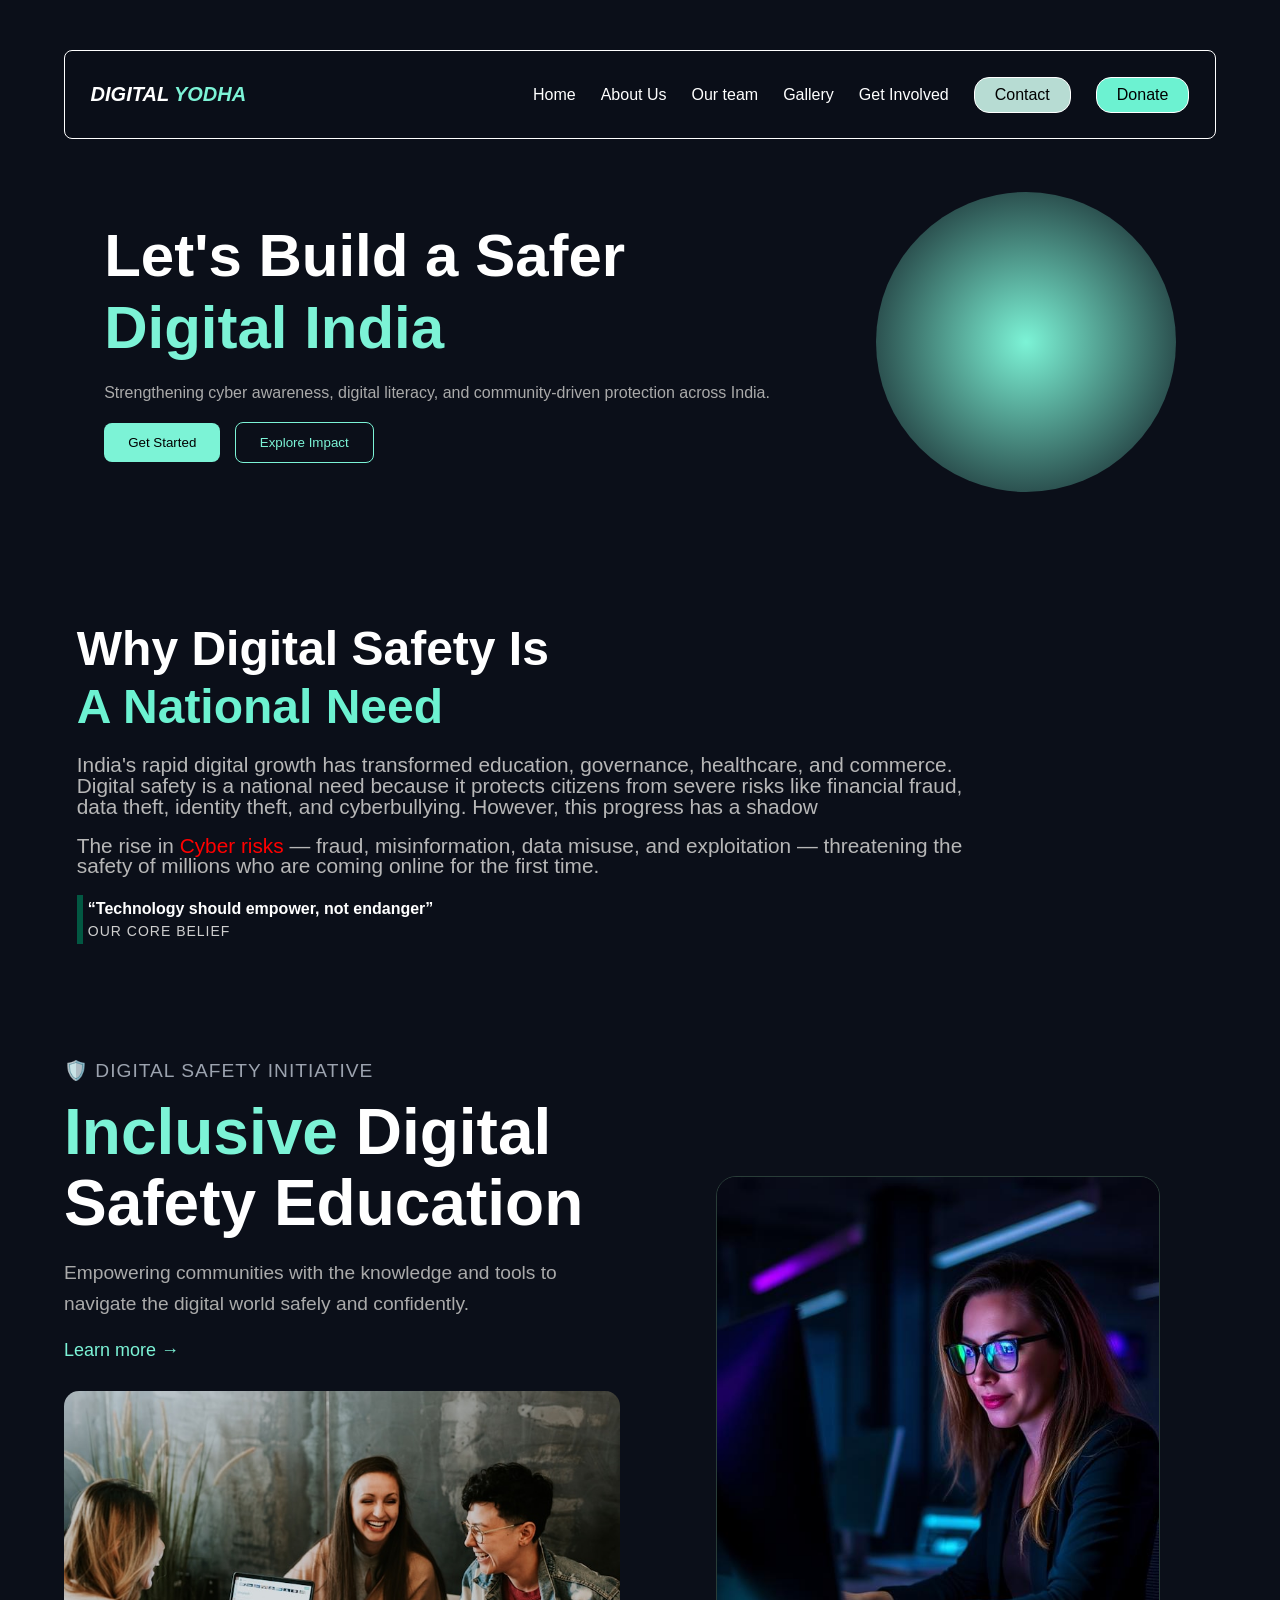
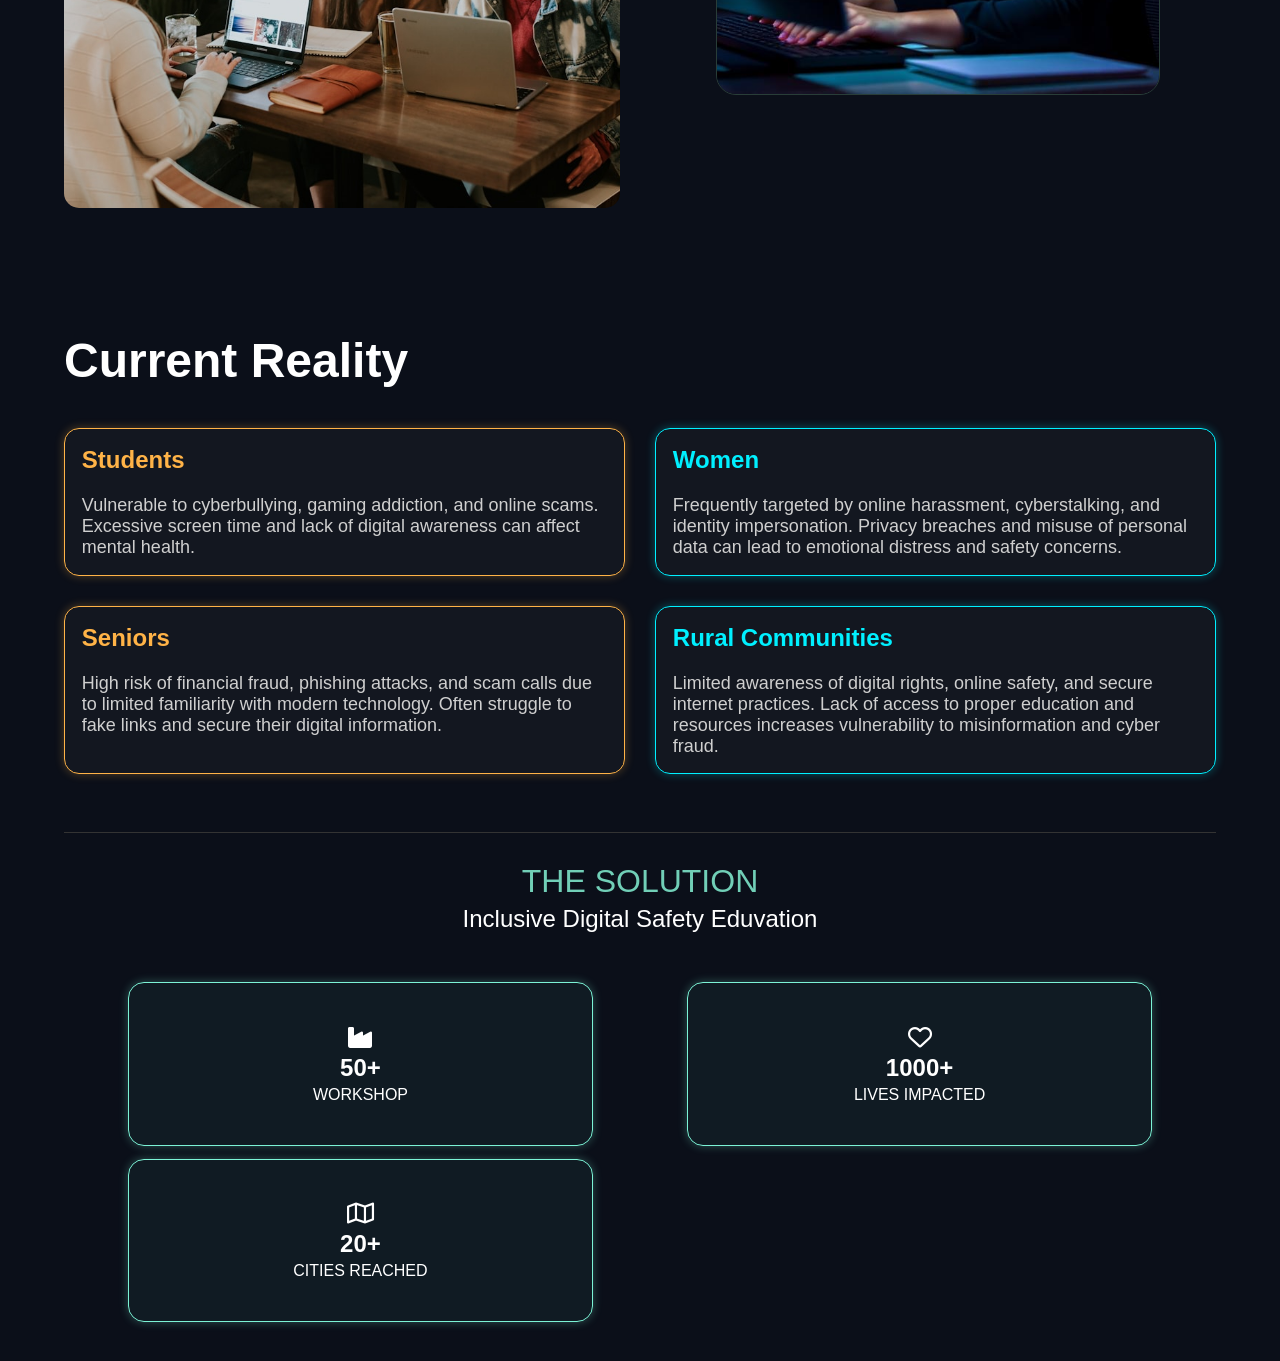
<file: index.html>
<!doctype html>
<html lang="en">
  <head>
    <meta charset="UTF-8" />
    <meta name="viewport" content="width=device-width, initial-scale=1.0" />
    <title>Digital-Yodha</title>
  <link rel="stylesheet" href="https://cdnjs.cloudflare.com/ajax/libs/font-awesome/6.5.0/css/all.min.css">
    <link rel="stylesheet" href="./HomeStyle.css" />
  </head>
  <body>
    <!-- 7cf3d6 -->

    <!------- NAVBAR ------------- -->
    <div class="nav-container">
      <header class="navbar">
        <div class="logo">DIGITAL <span>YODHA</span></div>

        <nav class="nav-links" id="navLinks">
          <a href="#">Home</a>
          <a href="#">About Us</a>
          <a href="#">Our team</a>
          <a href="#">Gallery</a>
          <a href="#">Get Involved</a>
          <a href="#" class="contact" id="contact-tag">Contact</a>
          <a href="#" class="contact" id="donate-tag">Donate</a>
        </nav>

        <div class="menu-toggle" id="menuToggle">☰</div>
      </header>
    </div>

    <!-- ========HERO-section------------- -->
    <section class="hero">
      <div class="hero-left">
        <h1>
          Let's Build a Safer <br />
          <span>Digital India</span>
        </h1>
        <p>
          Strengthening cyber awareness, digital literacy, and community-driven
          protection across India.
        </p>

        <div class="buttons">
          <button class="get-started-btn">Get Started</button>
          <button class="explore-impact-btn">Explore Impact</button>
        </div>
      </div>

      <div class="hero-right">
        <div class="circle"></div>
      </div>
    </section>

    <!-- ------------section-02---------------- -->
    <section class="digital-safety">
      <div class="safety-wrapper">
        <h2>
          Why Digital Safety Is <br />
          <span>A National Need</span>
        </h2>

        <p class="para">
          India's rapid digital growth has transformed education, governance,
          healthcare, and commerce. Digital safety is a national need because it
          protects citizens from severe risks like financial fraud, data theft,
          identity theft, and cyberbullying. However, this progress has a shadow
        </p>

        <p class="para">
          The rise in <span class="red">Cyber risks</span> — fraud,
          misinformation, data misuse, and exploitation — threatening the safety
          of millions who are coming online for the first time.
        </p>

        <div class="technology">
          <h4>“Technology should empower, not endanger”</h4>

          <p class="belief">OUR CORE BELIEF</p>
        </div>
      </div>
    </section>
    <!-- *********section-03 -->
    <section class="inclusive-section">
      <div class="inclusive-container">
        <!-- LEFT CONTENT -->
        <div class="inclusive-left">
          <p class="tag">🛡️ DIGITAL SAFETY INITIATIVE</p>

          <h1>
            <span>Inclusive</span> Digital <br />
            Safety Education
          </h1>

          <p class="desc">
            Empowering communities with the knowledge and tools to navigate the
            digital world safely and confidently.
          </p>

          <a href="#" class="learn-more"> Learn more → </a>

          <!-- BOTTOM IMAGE -->
          <div class="bottom-img">
            <img
              src="./assests/photo-1522202176988-66273c2fd55f.jpg"
              alt="kids learning"
            />
          </div>
        </div>

        <!-- RIGHT IMAGE -->
        <div class="inclusive-right">
          <img src="./assests/hero-woman.jpg" alt="girl working" />
        </div>
      </div>
    </section>

    <!-- ************section -04---------- -->

    <section class="cirrent-reality-container">
      <h1>Current Reality</h1>

      <div class="cirrent-reality-grid">
        <div class="cirrent-reality-card left">
          <h2>Students</h2>
          <p>
            Vulnerable to cyberbullying, gaming addiction, and online scams.
            Excessive screen time and lack of digital awareness can affect
            mental health.
          </p>
        </div>

        <div class="cirrent-reality-card right">
          <h2>Women</h2>
          <p>
            Frequently targeted by online harassment, cyberstalking, and
            identity impersonation. Privacy breaches and misuse of personal data
            can lead to emotional distress and safety concerns.
          </p>
        </div>

        <div class="cirrent-reality-card left">
          <h2>Seniors</h2>
          <p>
            High risk of financial fraud, phishing attacks, and scam calls due
            to limited familiarity with modern technology. Often struggle to
            fake links and secure their digital information.
          </p>
        </div>

        <div class="cirrent-reality-card right">
          <h2>Rural Communities</h2>
          <p>
            Limited awareness of digital rights, online safety, and secure
            internet practices. Lack of access to proper education and resources
            increases vulnerability to misinformation and cyber fraud.
          </p>
        </div>
      </div>
      <hr id="hr-line">
      <div class="inclusive">
        <p class="solution-para">THE SOLUTION</p>
        <p id="incluisve-para">Inclusive Digital Safety Eduvation </p>
      </div>
    </section>

    <!-- *********workspace section -->

    
     <div class="work-space-main">
    <div class="work-shop workshop work">
      <div class="workshop-logo">
        <i class="fa-solid fa-industry"></i>
      </div>
      <div class="workshop-content">
        <h2>50+</h2>
        <span>WORKSHOP</span>
      </div>
    </div>
    <div class="work-shop workshop work">
      <div class="workshop-logo">
        <i class="fa-regular fa-heart"></i>
      </div>
      <div class="workshop-content">
        <h2>1000+</h2>
        <span>LIVES IMPACTED</span>
      </div>
    </div>
    <div class="work-shop workshop work">
      <div class="workshop-logo">
        <i class="fa-regular fa-map"></i>
      </div>
      <div class="workshop-content">
        <h2>20+</h2>
        <span>CITIES REACHED</span>
      </div>
    </div>
  </div>

  <!-- *******recent initiative section -->
   <!-- <section class="initiatives">
  <div class="initiative-container">
    
    <div class="initiative-left">
      <h1>Recent Initiatives</h1>
      <p>Transforming lives through technology and education.</p>
    </div>

    <div class="recent-initiatives-grid">
      <div class="img img1">
        <img src="https://images.unsplash.com/photo-1522202176988-66273c2fd55f" alt="">
      </div>

      <div class="safe-campus-card">
        <h2>Safe Campus Initiative</h2>
        <p>
          Cyber safety workshops for schools and colleges focusing on online
          Cyber safety workshops for schools and colleges focusing on online
          Cyber safety workshops for schools and colleges focusing on online
          Cyber safety workshops for schools and colleges focusing on online
          Cyber safety workshops for schools and colleges focusing on online
          behavior, social media safety, and digital well-being.
        </p>
        <a href="#">Read More →</a>
      </div>


      <div class="img img2">
        <img src="https://images.unsplash.com/photo-1519389950473-47ba0277781c" alt="">
      </div>

      <div class="initiative-card dark">
        <h3>Safe Campus Initiative</h3>
        <p>
          Cyber safety workshops for schools and colleges focusing on online
          behavior, social media safety, and digital well-being.
        </p>
        <a href="#">Read More →</a>
      </div>


      <div class="img img3">
        <img src="https://images.unsplash.com/photo-1498050108023-c5249f4df085" alt="">
      </div>

    </div>

  </div>
</section> -->

    <!-- FEATURES -->
    <!-- <section class="features">
      <h1>What We Do</h1>

      <div class="feature-grid">
        <div class="card">
          <h3>Cyber Awareness</h3>
          <p>Educating citizens about online threats and safety practices.</p>
        </div>

        <div class="card">
          <h3>Digital Literacy</h3>
          <p>Empowering individuals with essential digital skills.</p>
        </div>

        <div class="card">
          <h3>Community Protection</h3>
          <p>Building safer communities through collective action.</p>
        </div>
      </div>
    </section> -->

    <!-- STATS -->
    <!-- <section class="stats">
      <div class="stat">
        <h2>10K+</h2>
        <p>People Trained</p>
      </div>
      <div class="stat">
        <h2>500+</h2>
        <p>Workshops</p>
      </div>
      <div class="stat">
        <h2>100+</h2>
        <p>Communities</p>
      </div>
    </section> -->

    <script src="./HomeScript.js"></script>
  </body>
</html>
</file>
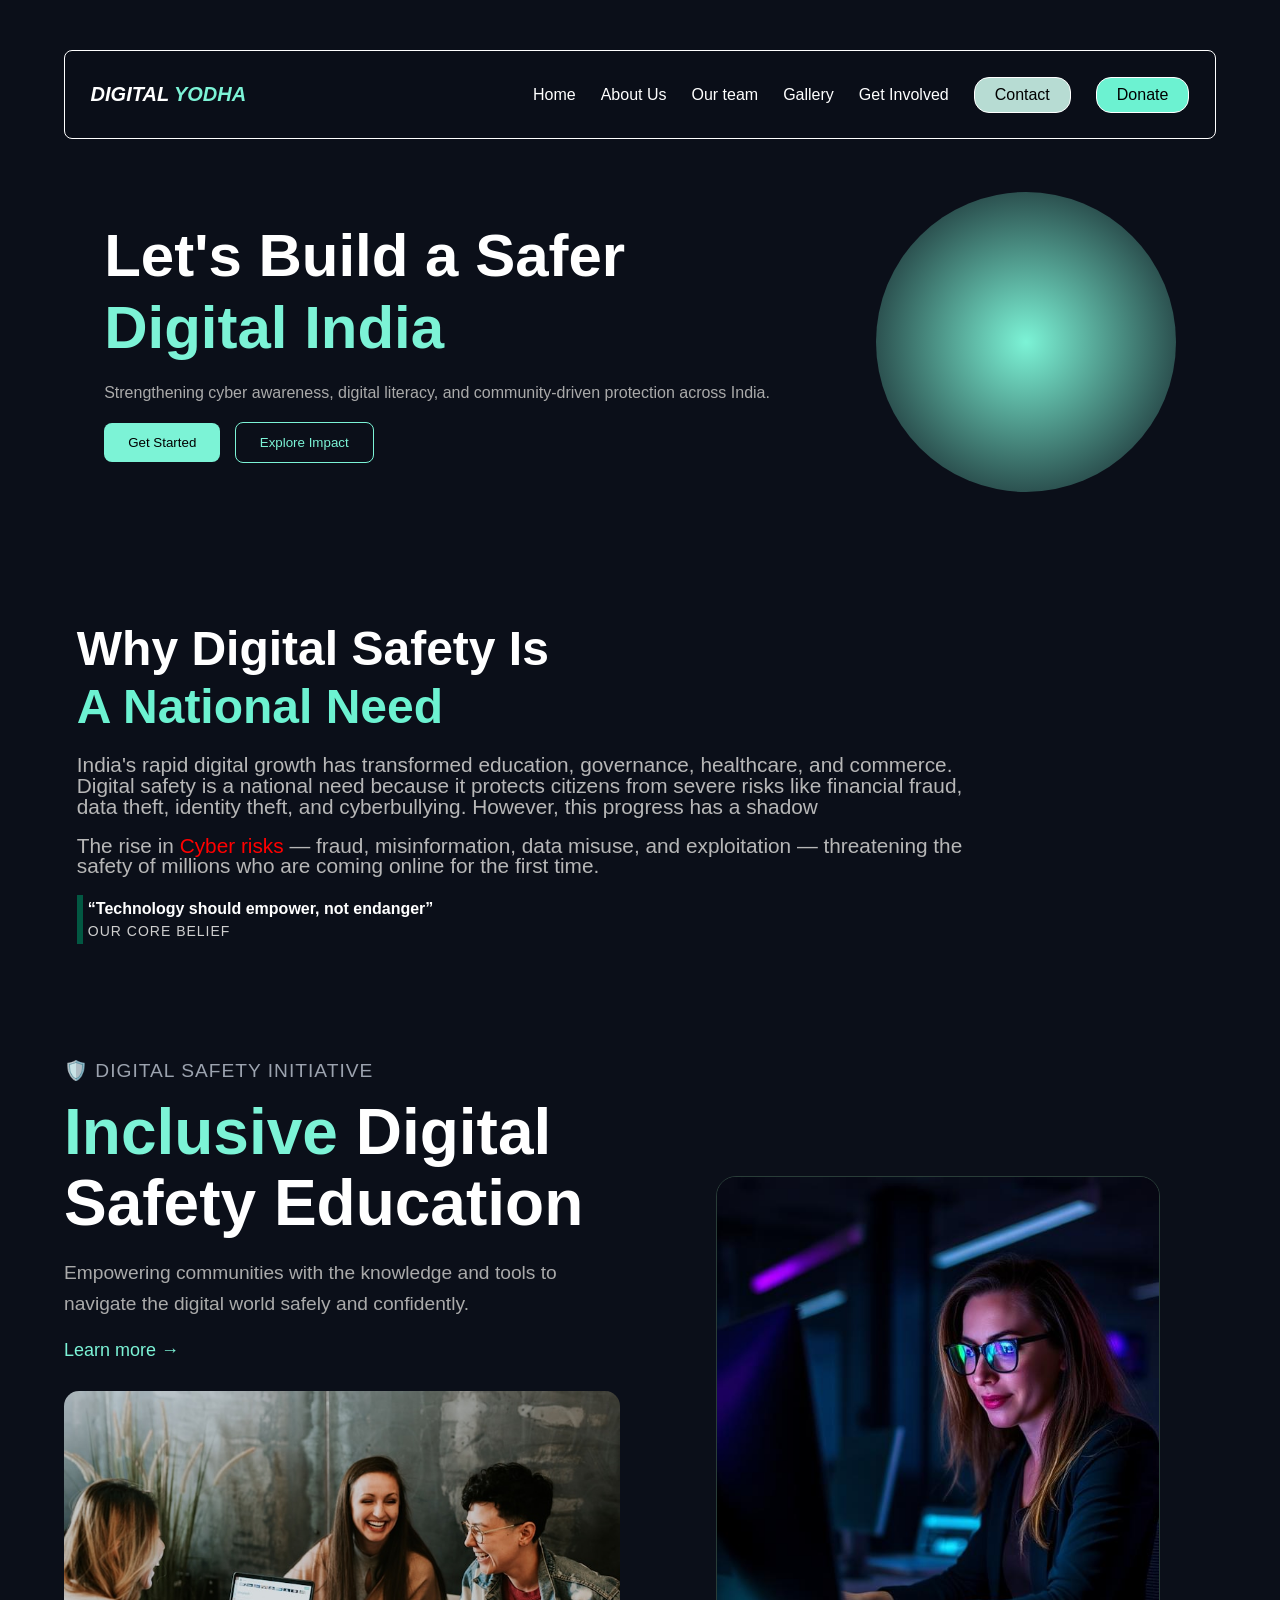
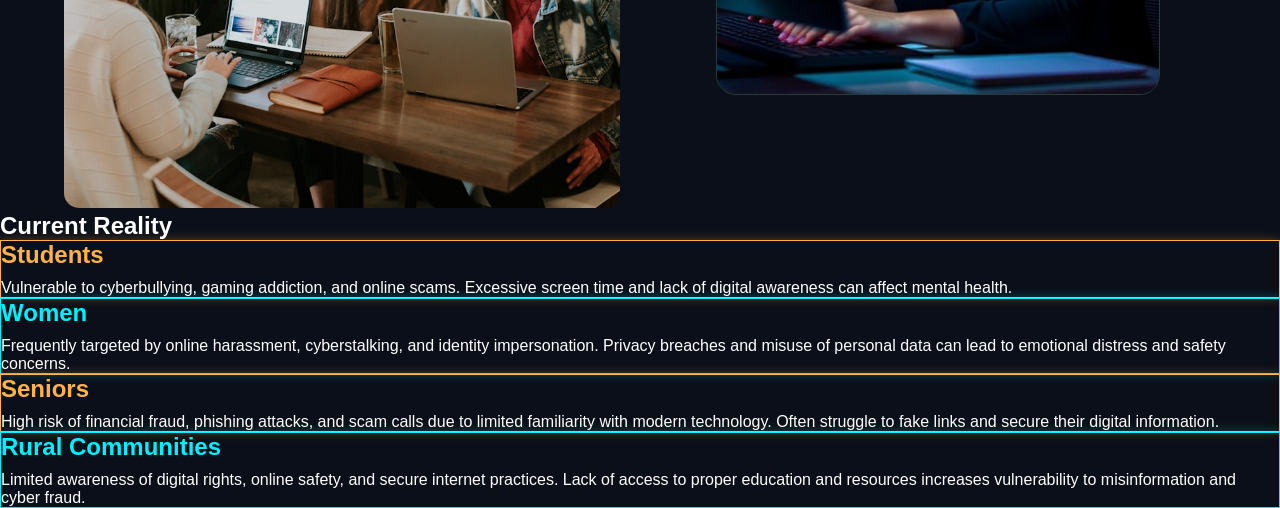
<file: HomePage.html>
<!doctype html>
<html lang="en">
  <head>
    <meta charset="UTF-8" />
    <meta name="viewport" content="width=device-width, initial-scale=1.0" />
    <title>Digital-Yodha</title>
    <link rel="stylesheet" href="./HomeStyle.css" />
  </head>
  <body>
    <!-- 7cf3d6 -->

    <!------- NAVBAR ------------- -->
    <div class="nav-container">
      <header class="navbar">
        <div class="logo">DIGITAL <span>YODHA</span></div>

        <nav class="nav-links" id="navLinks">
          <a href="#">Home</a>
          <a href="#">About Us</a>
          <a href="#">Our team</a>
          <a href="#">Gallery</a>
          <a href="#">Get Involved</a>
          <a href="#" class="contact" id="contact-tag">Contact</a>
          <a href="#" class="contact" id="donate-tag">Donate</a>
        </nav>

        <div class="menu-toggle" id="menuToggle">☰</div>
      </header>
    </div>

    <!-- ========HERO-section------------- -->
    <section class="hero">
      <div class="hero-left">
        <h1>
          Let's Build a Safer <br />
          <span>Digital India</span>
        </h1>
        <p>
          Strengthening cyber awareness, digital literacy, and community-driven
          protection across India.
        </p>

        <div class="buttons">
          <button class="get-started-btn">Get Started</button>
          <button class="explore-impact-btn">Explore Impact</button>
        </div>
      </div>

      <div class="hero-right">
        <div class="circle"></div>
      </div>
    </section>

    <!-- ------------section-02---------------- -->
    <section class="digital-safety">
      <div class="safety-wrapper">
        <h2>
          Why Digital Safety Is <br />
          <span>A National Need</span>
        </h2>

        <p class="para">
          India's rapid digital growth has transformed education, governance,
          healthcare, and commerce. Digital safety is a national need because it
          protects citizens from severe risks like financial fraud, data theft,
          identity theft, and cyberbullying. However, this progress has a shadow
        </p>

        <p class="para">
          The rise in <span class="red">Cyber risks</span> — fraud,
          misinformation, data misuse, and exploitation — threatening the safety
          of millions who are coming online for the first time.
        </p>

        <div class="technology">
          <h4>“Technology should empower, not endanger”</h4>

          <p class="belief">OUR CORE BELIEF</p>
        </div>
      </div>
    </section>
    <!-- *********section-03 -->
    <section class="inclusive-section">
      <div class="inclusive-container">
        <!-- LEFT CONTENT -->
        <div class="inclusive-left">
          <p class="tag">🛡️ DIGITAL SAFETY INITIATIVE</p>

          <h1>
            <span>Inclusive</span> Digital <br />
            Safety Education
          </h1>

          <p class="desc">
            Empowering communities with the knowledge and tools to navigate the
            digital world safely and confidently.
          </p>

          <a href="#" class="learn-more"> Learn more → </a>

          <!-- BOTTOM IMAGE -->
          <div class="bottom-img">
            <img
              src="./assests/photo-1522202176988-66273c2fd55f.jpg"
              alt="kids learning"
            />
          </div>
        </div>

        <!-- RIGHT IMAGE -->
        <div class="inclusive-right">
          <img src="./assests/hero-woman.jpg" alt="girl working" />
        </div>
      </div>
    </section>

    <!-- ************section -04---------- -->

    <section class="container">
      <h1>Current Reality</h1>

      <div class="grid">
        <div class="card left">
          <h2>Students</h2>
          <p>
            Vulnerable to cyberbullying, gaming addiction, and online scams.
            Excessive screen time and lack of digital awareness can affect
            mental health.
          </p>
        </div>

        <div class="card right">
          <h2>Women</h2>
          <p>
            Frequently targeted by online harassment, cyberstalking, and
            identity impersonation. Privacy breaches and misuse of personal data
            can lead to emotional distress and safety concerns.
          </p>
        </div>

        <div class="card left">
          <h2>Seniors</h2>
          <p>
            High risk of financial fraud, phishing attacks, and scam calls due
            to limited familiarity with modern technology. Often struggle to
            fake links and secure their digital information.
          </p>
        </div>

        <div class="card right">
          <h2>Rural Communities</h2>
          <p>
            Limited awareness of digital rights, online safety, and secure
            internet practices. Lack of access to proper education and resources
            increases vulnerability to misinformation and cyber fraud.
          </p>
        </div>
      </div>
    </section>

    <!-- FEATURES -->
    <!-- <section class="features">
      <h1>What We Do</h1>

      <div class="feature-grid">
        <div class="card">
          <h3>Cyber Awareness</h3>
          <p>Educating citizens about online threats and safety practices.</p>
        </div>

        <div class="card">
          <h3>Digital Literacy</h3>
          <p>Empowering individuals with essential digital skills.</p>
        </div>

        <div class="card">
          <h3>Community Protection</h3>
          <p>Building safer communities through collective action.</p>
        </div>
      </div>
    </section> -->

    <!-- STATS -->
    <!-- <section class="stats">
      <div class="stat">
        <h2>10K+</h2>
        <p>People Trained</p>
      </div>
      <div class="stat">
        <h2>500+</h2>
        <p>Workshops</p>
      </div>
      <div class="stat">
        <h2>100+</h2>
        <p>Communities</p>
      </div>
    </section> -->

    <script src="./HomeScript.js"></script>
  </body>
</html>
</file>
<file: HomeStyle.css>
* {
  margin: 0;
  padding: 0;
  box-sizing: border-box;
  font-family: 'Inter', sans-serif;
}

body {
  background: #0b0f19;
  color: #fff;
}

/*--------------- NAVBAR--------- */
.navbar {

  display: flex;
  justify-content: space-between;
  /* padding: 20px 40px; */
  padding: 2%;
  align-items: center;
  border: 1px solid white;
    border-radius: 8px;
  
    position: fixed;
  top: 50px;    
  left: 50%;
  transform: translateX(-50%);
  width: 90%;
  z-index: 1000;
  background: rgba(11, 15, 25, 0.7);
  backdrop-filter: blur(10px);


}
.nav-container{
    /* border: 2px solid white; */
    padding: 3% 4% 2% 4%;

}
.logo span {
  color: #7cf3d6;
  font-weight: 600;
  font-size: 20px;
}
.logo{
   font-weight: 600;
  font-size: 20px;
  font-style: italic;
}
.nav-links {
  display: flex;
  gap: 25px;
  align-items: center;
}

.nav-links a {
  color: white;
  text-decoration: none;
  font-weight: 500;
  transition: 0.5s;
}
.nav-links a:hover{
    text-decoration: underline;
    color: #7cf3d6;
    transition: 0.4s;
}
.contact{
    border: 1px solid white;
    padding: 8px 20px;
    border-radius: 15px;
    background-color: #7cf3d6;
    
}
#donate-tag:hover{
    text-decoration: none;
    background-color: #024030;
    color: white;
}
#contact-tag:hover{
    text-decoration: none;
    background-color:#71cfb7 ;
}
#donate-tag{
    color: black;
        background-color: #6cf2d1;
}
#contact-tag{
    color: black;
    background-color: #b7dcd3;
}
.menu-toggle {
  display: none;
  font-size: 24px;
  cursor: pointer;
}

/* ****************HERO****************** */
.hero {
  display: flex;
  justify-content: space-around;
  align-items: center;
  padding: 10% 4% 2% 4%;
}

.hero h1 {
  font-size: 60px;
  line-height: 1.2;
}
.hero h1 span {
  color: #7cf3d6;
}
.hero p {
  margin: 20px 0;
  color: #aaa;
}
.buttons button {
  padding: 12px 24px;
  margin-right: 10px;
  border-radius: 8px;
  cursor: pointer;
}

.get-started-btn {
  background: #7cf3d6;
  border: none;
  color: black;
}

.explore-impact-btn {
  border: 1px solid #7cf3d6;
  background: transparent;
  color: #7cf3d6;
}
.explore-impact-btn:hover{
    background-color: #4d5856;
    color: white;
  border: 1px solid #4d6d65;

}
.get-started-btn:hover{
  border: 1px solid #3f645a;
      background-color: #024030;
    color: white;
}
/* **********circle************ */
.hero-right {
  position: relative;
}
.circle {
  width: 300px;
  height: 300px;
  background: radial-gradient(circle, #7cf3d6, transparent);
  border-radius: 50%;
  animation: pulse 3s infinite;
}
@keyframes pulse {
  0% { transform: scale(1);}
  50% { transform: scale(1.1);}
  100% { transform: scale(1);}
}

/* ***section-02****/
/* ===== DIGITAL SAFETY SECTION ===== */
.digital-safety {
  padding: 8% 6%;
  background-color: #0b0f19;
}

.safety-wrapper {
  max-width: 900px;
}

/******** HEADING */
.safety-wrapper h2 {
  font-size: 3rem;
  font-weight: 700;
  line-height: 1.2;
  margin-bottom: 20px;
}

.safety-wrapper h2 span {
  color: #6cf2d1; 
}
.para {
  color: #b7b7b7;
  font-size: 1.3rem;
  line-height: 1;
  margin-bottom: 18px;
}


.red {
  color: red;
  font-weight: 500;
}
.technology{
    padding: 5px;
    border-left: 6px solid #025842;
}
/*********** BELIEF TEXT */
.belief {
  margin-top: 5px;
  font-size: 14px;
  color: #cfcfcf;
  letter-spacing: 1px;
}

/* ===== RESPONSIVE ===== */
@media (max-width: 768px) {
  .safety-wrapper h2 {
    font-size: 36px;
  }

  .para {
    font-size: 0.9rem;
  }
}

@media (max-width: 480px) {
  .safety-wrapper h2 {
    font-size: 28px;
  }}

/* ***********section-03 */
 
 .inclusive-section {
      padding: 1% 5% 0% 5%;
    }

    #digital-safety{
        background-color: red;
    }
    .inclusive-container {
      display: flex;
      justify-content: space-between;
      align-items: center;
      gap: 40px;
      flex-wrap: wrap;
    }

    .inclusive-left {
      flex: 1;
    }

    .tag {
      color: #9ca3af;
      font-size: 1.2rem;
      letter-spacing: 1px;
      margin-bottom: 15px;
    }

    .inclusive-left h1 {
      font-size: 4rem;
      line-height: 1.1;
      font-weight: 700;
    }

    .inclusive-left h1 span {
      color: #7cf3d6;
    }

    .desc {
      margin: 20px 0;
      color: #aaa;
      font-size: 1.2rem;
      line-height: 1.6;
      font-family: Arial, Helvetica, sans-serif;
    }

    .learn-more {
      color: #7cf3d6;
      text-decoration: none;
      font-size: 18px;
      display: inline-block;
      margin-bottom: 30px;
    }

    .bottom-img img {
      width: 100%;
      border-radius: 15px;
    }

    .inclusive-right {
      flex: 1;
      display: flex;
      justify-content: center;
      /* flex-direction: column; */
    }

    .inclusive-right img {
      width: 100%; 
       max-width: 80%;
      border-radius: 20px;
      border: 1px solid #293d38;
    }

    /* RESPONSIVE */
    @media (max-width: 900px) {
      .inclusive-container {
        flex-direction: column;
      }

      .inclusive-left h1 {
        font-size: 42px;
      }
    }

    @media (max-width: 500px) {
      .inclusive-left h1 {
        font-size: 32px;
      }

      .desc {
        font-size: 14px;
      }
    }
/* ************section -04------- */

.cirrent-reality-container {
  /* max-width: 1100px; */
  /* margin: auto; */
  padding: 5% 5% 0% 5%;
}

.cirrent-reality-container h1{
    margin-top: 5%;
  font-size: 3rem;
  margin-bottom: 40px;
}

.cirrent-reality-grid {
  display: grid;
  grid-template-columns: repeat(2, 1fr);
  gap: 30px;
}

.cirrent-reality-card {
  padding: 3%;
  border-radius: 15px;
  background: rgba(255, 255, 255, 0.03);
  border: 1px solid rgba(255, 255, 255, 0.1);
  transition: 0.3s ease;
}

.cirrent-reality-card:hover {
  transform: translateY(-5px);
}


.left h2 {
  color: #ffb347;
  margin-bottom: 10px;
}
.left{
  border: 1px solid #ffb347;
  box-shadow: 0 0 10px rgba(255, 179, 71, 0.3);
}
.right {
  border: 1px solid #00f0ff;
  box-shadow: 0 0 10px rgba(0, 240, 255, 0.3);
}

.right h2 {
  color: #00f0ff;
  margin-bottom: 10px;
}

.cirrent-reality-container p {
  color: #cfcfcf;
  margin-top: 4%;
  font-size: 18px;
  font-family: 'Segoe UI', Tahoma, Geneva, Verdana, sans-serif;
}


@media (max-width: 768px) {
  .cirrent-reality-grid {
    grid-template-columns: 1fr;
  }
}

#hr-line {
  margin-top: 5%;
  border: none;
  border-top: 1px solid #333;
  /* margin: 40px 0; */
}
.inclusive{
  text-align: center;
 
}
.inclusive p{
  font-size: 2rem;
      color:#71cfb7; 
      margin-top: 2rem;
      line-height: 1;
      font-weight: 500;
}
#incluisve-para{
  margin-top: 10px;
  font-size: 1.5rem;
  font-weight: 400; 
  color: white;
}
/* ************workspace section */
.work-space-main {
  display: grid;
  grid-template-columns: repeat(3, 1fr);
  padding: 4% 8% 4%;
  background-color: #0b0f19;
  justify-items: center;
  gap: 4%;
  /* width: 100%; */
}
.workshop-content h2,
.workshop-content span{
    margin-top: 4px;
}
.work {
  border: 1px solid #7cf3d6;
   box-shadow: 0 0 10px rgba(124, 243, 214, 0.3);
   background-color: rgba(124, 243, 214, 0.05);
   transition: 0.3s ease;
   width: 100%;
  border-radius: 1rem;
  display: flex;
  flex-direction: column;
  justify-content: center;
  align-items: center;
  padding: 8%;
}
.workshop-logo i{
  font-size: 1.5rem;
}
.workshop-content {
  display: flex;
  flex-direction: column;
  justify-content: center;
  align-items: center;
  /* padding: 0% 0% 15% 0%; */

}

@media(max-width: 1280px){
  .work-space-main{
    grid-template-columns: repeat(2, 1fr);
  }
  .work{ 
  width: 90%;
  }

}

@media(max-width: 968px){
  .work-space-main{
    grid-template-columns: repeat(1, 1fr);
    justify-items: center;
    padding: 5% 15% 15%;
  }
  .work{ 
  width: 90%;
  }
}



  /* *******recent initiative section  */

.initiatives{
  padding: 5%;
}
.initiative-left{
  padding: 2%;
}

.initiative-left h1{
  margin-bottom: 1%;
  font-size: 2.5rem;
  color: #a16107;
 font-weight: 500;
}
.initiative-left p{
  color: #cfcfcf;
  font-size: 1.2rem;
}
.recent-initiatives-grid {
  display: grid;
  grid-template-columns: repeat(3, 1fr);
  gap: 2%;
}
.img img {
  width: 100%;
  height: 100%;
  object-fit: cover;
  border-radius: 12px;
  
  
}

.safe-campus-card {
  padding: 0% 6% 6% 1%;
  grid-column: span 2;
}

.safe-campus-card .dark {
  background: rgba(255, 255, 255, 0.08);
}
.safe-campus-card p {
  font-size: 1rem;
  color: #ccc;
  margin-bottom: 2%;
}
.safe-campus-card h2{
  margin-bottom: 2%;
}

.safe-campus-card a {
  color: #8a8aff;
  text-decoration: none;
}
.img1 {
  grid-row: span 2;
}

.img2 {
  grid-column: span 2;
}
.img3 {
  grid-column: span 1;
}
@media (max-width: 900px) {
  .recent-initiatives-grid {
    grid-template-columns: 1fr 1fr;
  }

  .img2 {
    grid-column: span 2;
  }
}

@media (max-width: 600px) {
  .recent-initiatives-grid {
    grid-template-columns: 1fr;
  }

  .img1,
  .img2,
  .img3 {
    grid-column: span 1;
  }
}























/* RESPONSIVE */
@media (max-width: 768px) {
  .hero {
    margin-top: 20%;
    flex-direction: column;
    text-align: center;
  }
  .hero-left h1{
    font-size: 2.5rem;
  }
.hero-right {
    margin-top: 10%;
  }
  .circle{
    height: 200px;
    width: 200px;
  }
  .feature-grid {
    flex-direction: column;
  }

  .stats {
    flex-direction: column;
    gap: 20px;
    text-align: center;
  }

  .nav-links {
    position: absolute;
    top: 70px;
    right: 0;
    background: #0b0f19;
    flex-direction: column;
    width: 200px;
    display: none;
  }

  .nav-links.active {
    display: flex;
  }

  .menu-toggle {
    display: block;
  }
}
</file>
